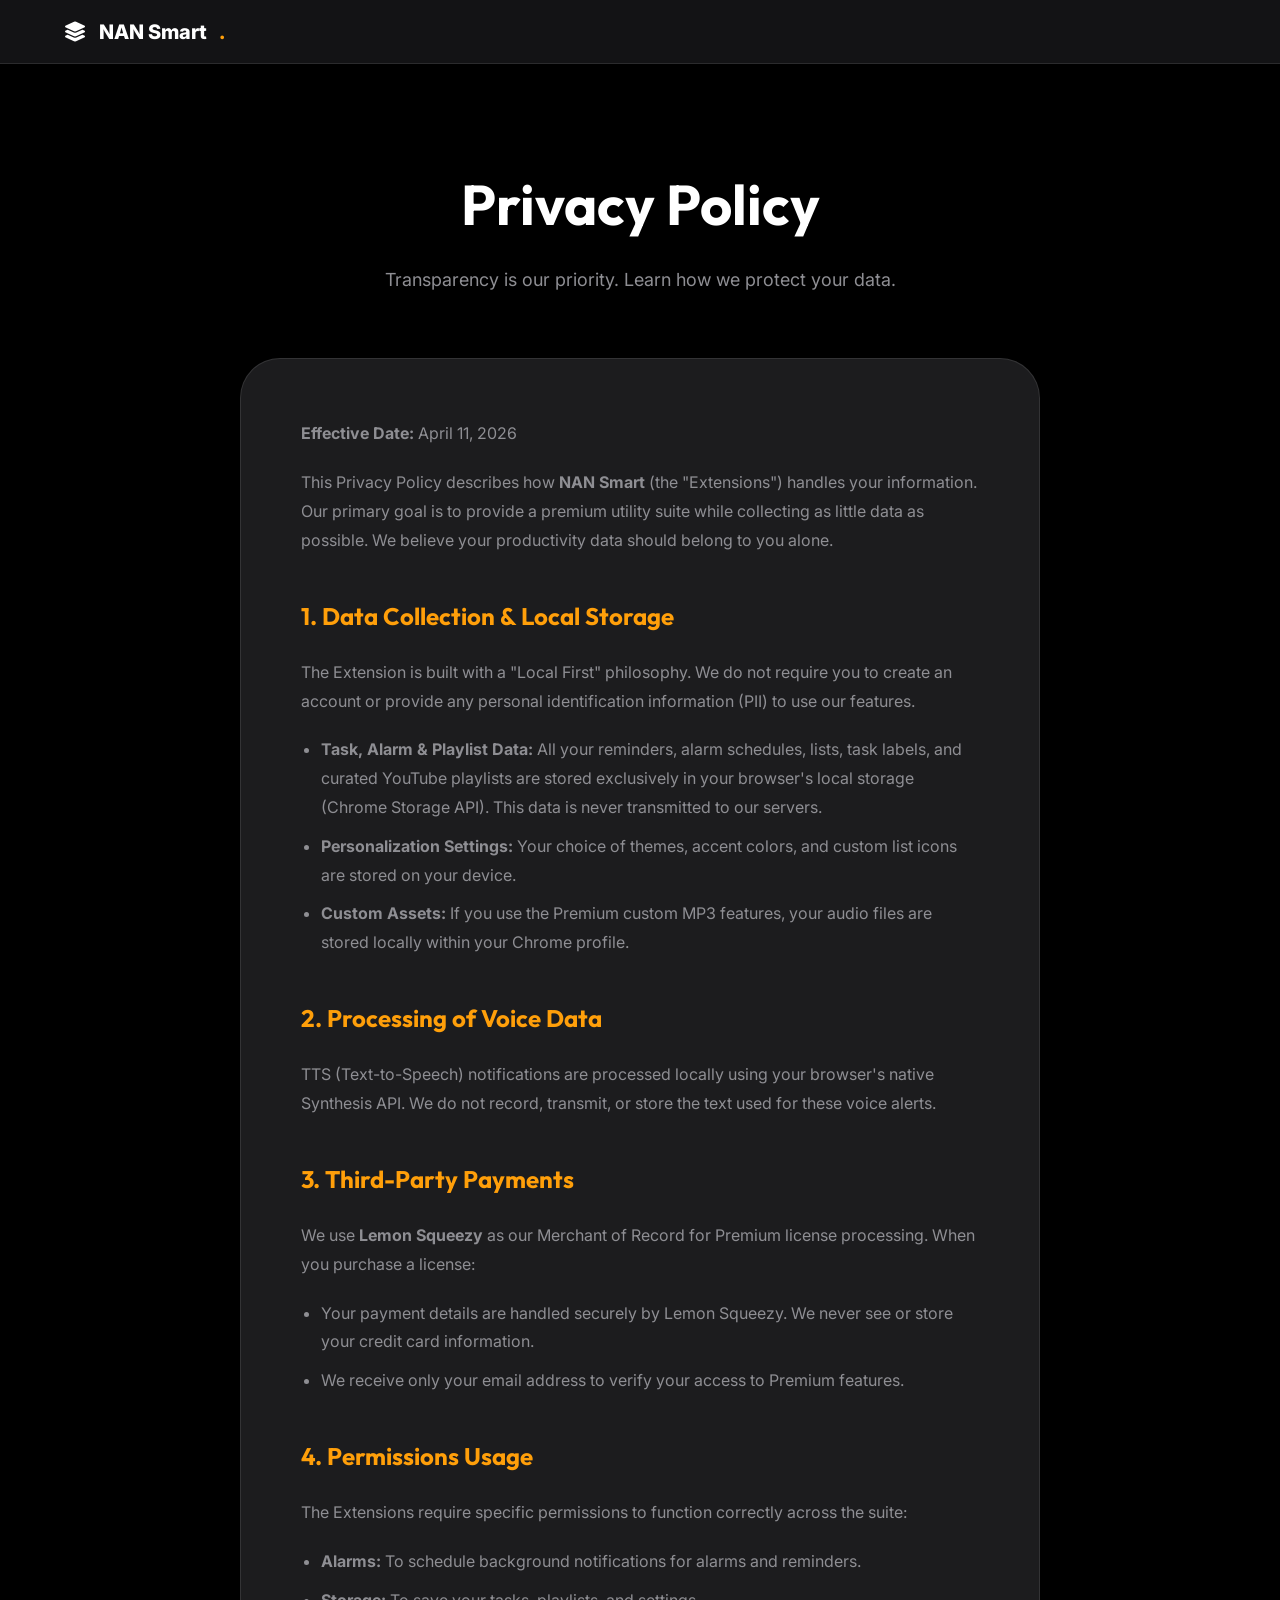
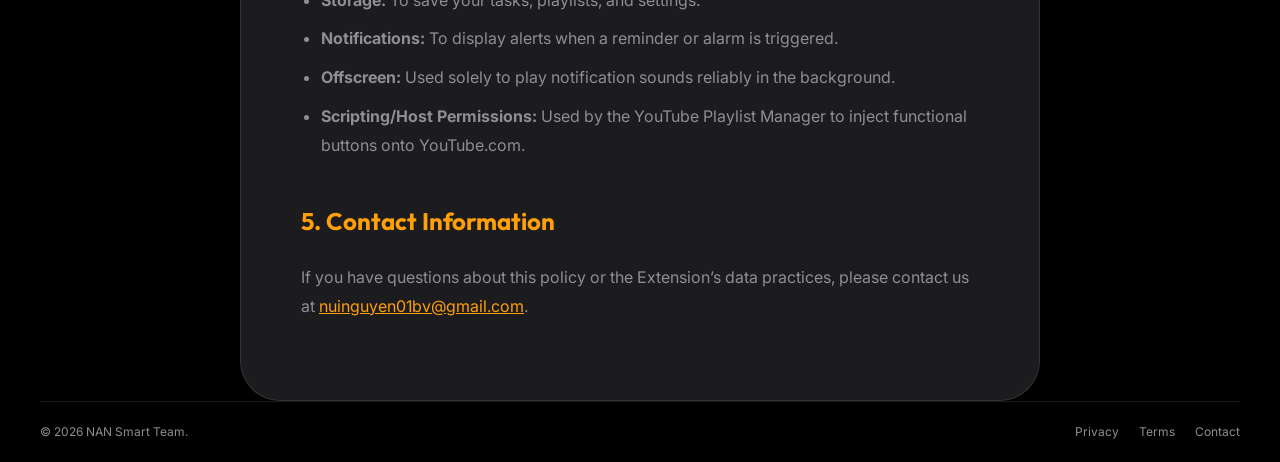
<file: privacy.html>
<!DOCTYPE html>
<html lang="en">
<head>
    <meta charset="UTF-8">
    <meta name="viewport" content="width=device-width, initial-scale=1.0">
    <title>Privacy Policy - NAN Smart</title>
    <link rel="icon" href="favicon.ico" sizes="any">
    <link rel="icon" type="image/png" sizes="48x48" href="images/favicon-48.png">
    <link rel="icon" type="image/png" sizes="192x192" href="images/icon-192.png">
    <link rel="apple-touch-icon" href="images/apple-touch-icon.png">
    <link rel="manifest" href="site.webmanifest">
    <meta name="description" content="How the NAN Smart Chrome extensions (Alarm Clock, Reminders, YouTube Playlist Manager, Multi Calendar) handle your data.">
    <link rel="canonical" href="https://nuinguyen.github.io/privacy">
    <link rel="stylesheet" href="index.css">
    <link rel="stylesheet" href="https://cdnjs.cloudflare.com/ajax/libs/font-awesome/6.4.0/css/all.min.css">
    <style>
        .legal-content {
            max-width: 800px;
            margin: 0 auto;
            background: var(--surface);
            padding: 60px;
            border-radius: 40px;
            border: 1px solid var(--border);
            line-height: 1.8;
        }
        .legal-content h2 {
            margin: 40px 0 20px;
            color: var(--primary);
        }
        .legal-content p {
            color: var(--text-sec);
            margin-bottom: 20px;
        }
        .legal-content ul {
            margin-bottom: 20px;
            padding-left: 20px;
            color: var(--text-sec);
        }
        .legal-content li {
            margin-bottom: 10px;
        }
    </style>
</head>
<body>

    <nav style="height: 64px;">
        <div class="container" style="height: 100%;">
            <a href="./" class="logo" style="font-size: 1.25rem;">
                <i class="fas fa-layer-group"></i>
                NAN Smart<span>.</span>
            </a>

        </div>
    </nav>

    <section class="container" style="padding-top: 160px;">
        <div class="section-title">
            <h1 style="font-size: 3.5rem; margin-bottom: 16px;">Privacy Policy</h1>
            <p>Transparency is our priority. Learn how we protect your data.</p>
        </div>

        <div class="legal-content">
            <p><strong>Effective Date:</strong> April 11, 2026</p>

            <p>This Privacy Policy describes how <strong>NAN Smart</strong> (the "Extensions") handles your information. Our primary goal is to provide a premium utility suite while collecting as little data as possible. We believe your productivity data should belong to you alone.</p>

            <h2>1. Data Collection & Local Storage</h2>
            <p>The Extension is built with a "Local First" philosophy. We do not require you to create an account or provide any personal identification information (PII) to use our features.</p>
            <ul>
                <li><strong>Task, Alarm & Playlist Data:</strong> All your reminders, alarm schedules, lists, task labels, and curated YouTube playlists are stored exclusively in your browser's local storage (Chrome Storage API). This data is never transmitted to our servers.</li>
                <li><strong>Personalization Settings:</strong> Your choice of themes, accent colors, and custom list icons are stored on your device.</li>
                <li><strong>Custom Assets:</strong> If you use the Premium custom MP3 features, your audio files are stored locally within your Chrome profile.</li>
            </ul>

            <h2>2. Processing of Voice Data</h2>
            <p>TTS (Text-to-Speech) notifications are processed locally using your browser's native Synthesis API. We do not record, transmit, or store the text used for these voice alerts.</p>

            <h2>3. Third-Party Payments</h2>
            <p>We use <strong>Lemon Squeezy</strong> as our Merchant of Record for Premium license processing. When you purchase a license:</p>
            <ul>
                <li>Your payment details are handled securely by Lemon Squeezy. We never see or store your credit card information.</li>
                <li>We receive only your email address to verify your access to Premium features.</li>
            </ul>

            <h2>4. Permissions Usage</h2>
            <p>The Extensions require specific permissions to function correctly across the suite:</p>
            <ul>
                <li><strong>Alarms:</strong> To schedule background notifications for alarms and reminders.</li>
                <li><strong>Storage:</strong> To save your tasks, playlists, and settings.</li>
                <li><strong>Notifications:</strong> To display alerts when a reminder or alarm is triggered.</li>
                <li><strong>Offscreen:</strong> Used solely to play notification sounds reliably in the background.</li>
                <li><strong>Scripting/Host Permissions:</strong> Used by the YouTube Playlist Manager to inject functional buttons onto YouTube.com.</li>
            </ul>

            <h2>5. Contact Information</h2>
            <p>If you have questions about this policy or the Extension’s data practices, please contact us at <a href="mailto:nuinguyen01bv@gmail.com" style="color: var(--primary);">nuinguyen01bv@gmail.com</a>.</p>
        </div>
    </section>

    <footer class="container" style="padding: 20px 0; border-top: 1px solid var(--border);">
        <div class="footer-bottom" style="font-size: 0.75rem;">
            <p>&copy; 2026 NAN Smart Team.</p>
            <div style="display: flex; gap: 20px;">
                <a href="privacy">Privacy</a>
                <a href="terms">Terms</a>
                <a href="mailto:nuinguyen01bv@gmail.com">Contact</a>
            </div>
        </div>
    </footer>

</body>
</html>
</file>
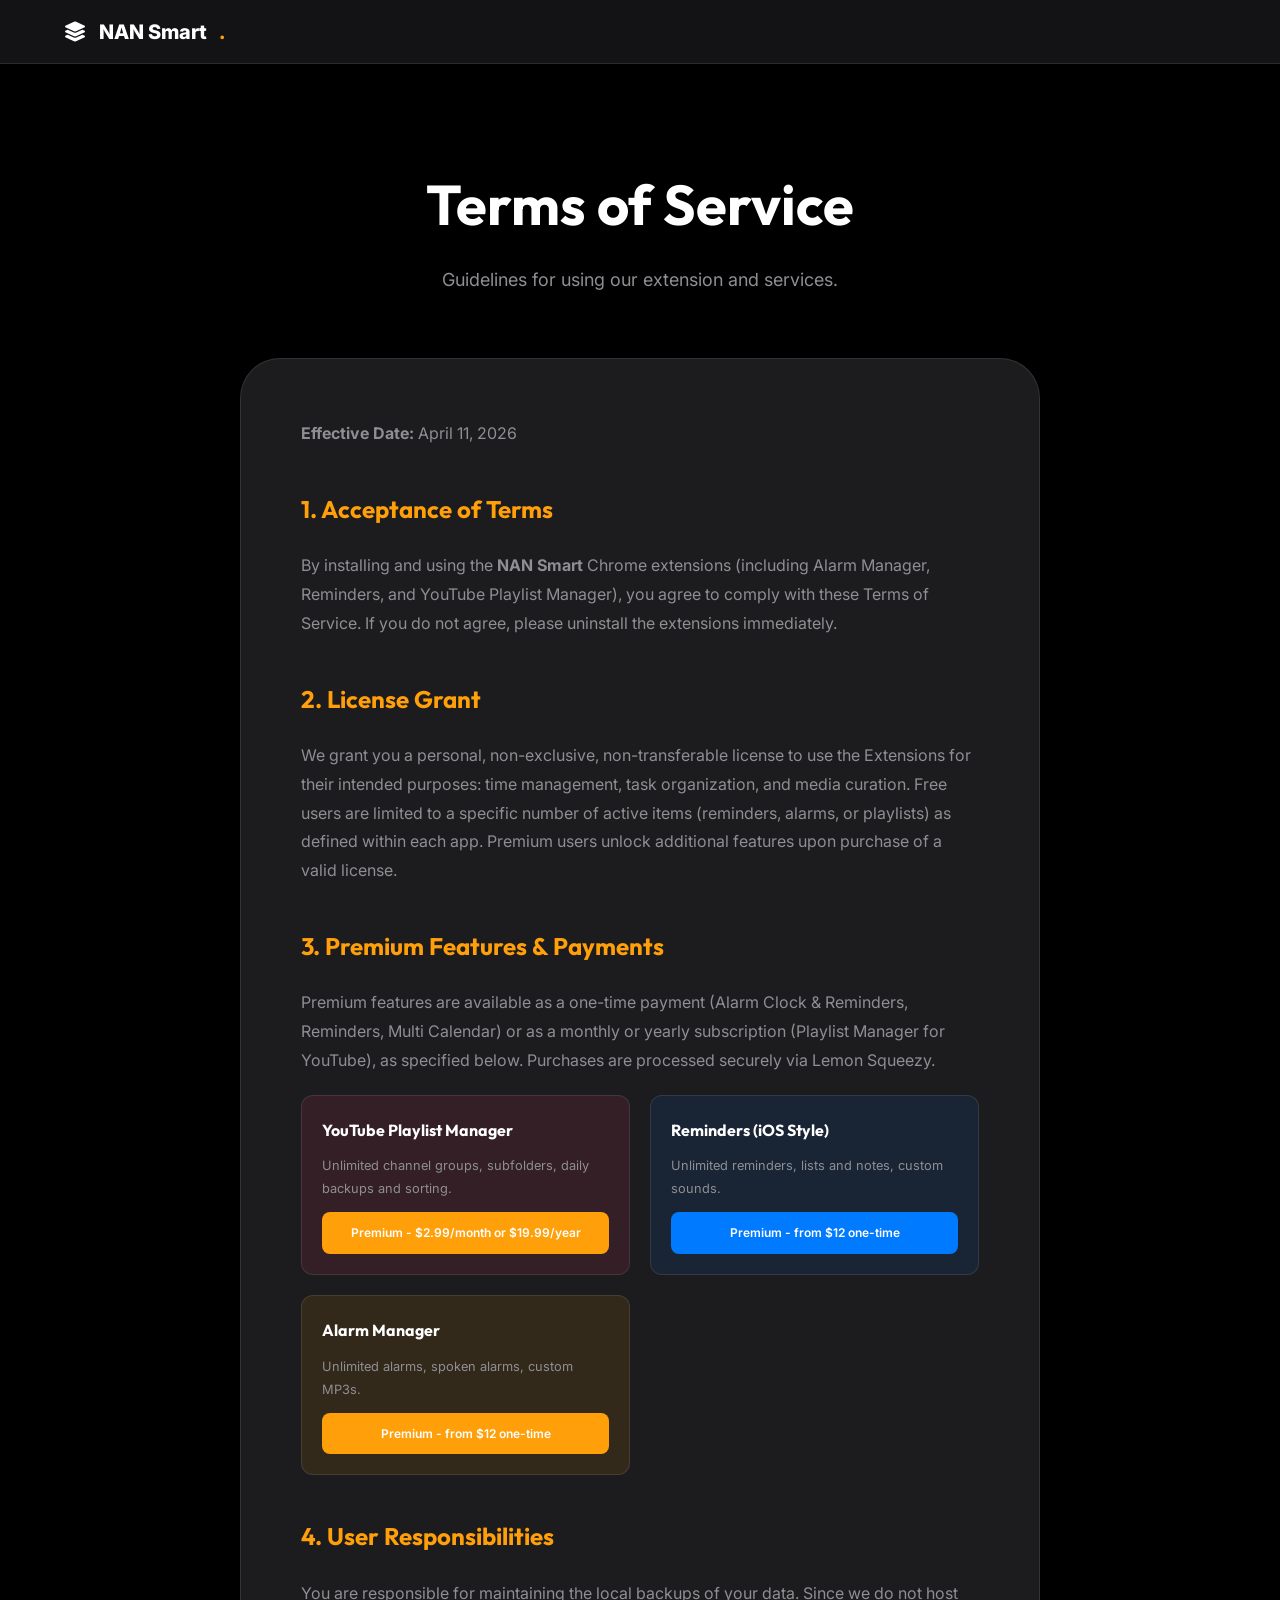
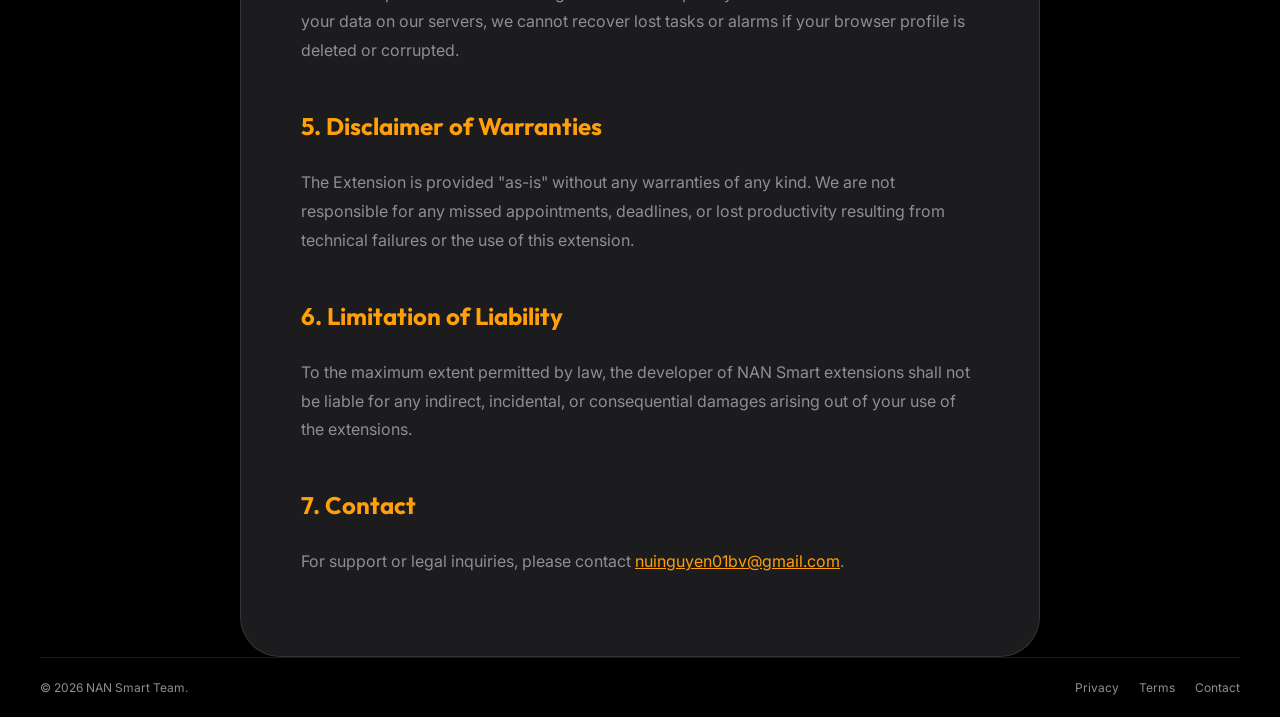
<file: terms.html>
<!DOCTYPE html>
<html lang="en">
<head>
    <meta charset="UTF-8">
    <meta name="viewport" content="width=device-width, initial-scale=1.0">
    <title>Terms of Service - NAN Smart</title>
    <link rel="icon" href="favicon.ico" sizes="any">
    <link rel="icon" type="image/png" sizes="48x48" href="images/favicon-48.png">
    <link rel="icon" type="image/png" sizes="192x192" href="images/icon-192.png">
    <link rel="apple-touch-icon" href="images/apple-touch-icon.png">
    <link rel="manifest" href="site.webmanifest">
    <meta name="description" content="Terms of service for the NAN Smart Chrome extensions: Alarm Clock, Reminders, YouTube Playlist Manager and Multi Calendar.">
    <link rel="canonical" href="https://nuinguyen.github.io/terms">
    <link rel="stylesheet" href="index.css">
    <link rel="stylesheet" href="https://cdnjs.cloudflare.com/ajax/libs/font-awesome/6.4.0/css/all.min.css">
    <style>
        .legal-content {
            max-width: 800px;
            margin: 0 auto;
            background: var(--surface);
            padding: 60px;
            border-radius: 40px;
            border: 1px solid var(--border);
            line-height: 1.8;
        }
        .legal-content h2 {
            margin: 40px 0 20px;
            color: var(--primary);
        }
        .legal-content p {
            color: var(--text-sec);
            margin-bottom: 20px;
        }
    </style>
</head>
<body>

    <nav style="height: 64px;">
        <div class="container" style="height: 100%;">
            <a href="./" class="logo" style="font-size: 1.25rem;">
                <i class="fas fa-layer-group"></i>
                NAN Smart<span>.</span>
            </a>

        </div>
    </nav>

    <section class="container" style="padding-top: 160px;">
        <div class="section-title">
            <h1 style="font-size: 3.5rem; margin-bottom: 16px;">Terms of Service</h1>
            <p>Guidelines for using our extension and services.</p>
        </div>

        <div class="legal-content">
            <p><strong>Effective Date:</strong> April 11, 2026</p>

            <h2>1. Acceptance of Terms</h2>
            <p>By installing and using the <strong>NAN Smart</strong> Chrome extensions (including Alarm Manager, Reminders, and YouTube Playlist Manager), you agree to comply with these Terms of Service. If you do not agree, please uninstall the extensions immediately.</p>

            <h2>2. License Grant</h2>
            <p>We grant you a personal, non-exclusive, non-transferable license to use the Extensions for their intended purposes: time management, task organization, and media curation. Free users are limited to a specific number of active items (reminders, alarms, or playlists) as defined within each app. Premium users unlock additional features upon purchase of a valid license.</p>

            <h2>3. Premium Features & Payments</h2>
            <p>Premium features are available as a one-time payment (Alarm Clock &amp; Reminders, Reminders, Multi Calendar) or as a monthly or yearly subscription (Playlist Manager for YouTube), as specified below. Purchases are processed securely via Lemon Squeezy.</p>
            
            <div style="display: grid; grid-template-columns: repeat(auto-fit, minmax(240px, 1fr)); gap: 20px; margin-bottom: 30px;">
                <!-- YouTube -->
                <div style="background: rgba(255, 65, 108, 0.1); border: 1px solid var(--border); padding: 20px; border-radius: 12px;">
                    <h3 style="color: white; margin-bottom: 10px; font-size: 1rem;">YouTube Playlist Manager</h3>
                    <p style="font-size: 0.8rem; color: var(--text-sec); margin-bottom: 12px;">Unlimited channel groups, subfolders, daily backups and sorting.</p>
                    <a href="https://anuis.lemonsqueezy.com/checkout/buy/e83f0a9f-219a-4f24-8fb5-4463b5c4a420" style="display: block; text-align: center; background: var(--primary); color: white; padding: 10px; border-radius: 8px; text-decoration: none; font-weight: 600; font-size: 0.75rem;">Premium - $2.99/month or $19.99/year</a>
                </div>
                <!-- Reminders -->
                <div style="background: rgba(0, 122, 255, 0.1); border: 1px solid var(--border); padding: 20px; border-radius: 12px;">
                    <h3 style="color: white; margin-bottom: 10px; font-size: 1rem;">Reminders (iOS Style)</h3>
                    <p style="font-size: 0.8rem; color: var(--text-sec); margin-bottom: 12px;">Unlimited reminders, lists and notes, custom sounds.</p>
                    <a href="https://anuis.lemonsqueezy.com/checkout/buy/fcebd98b-ff41-431b-a1ec-48aa2521f540" style="display: block; text-align: center; background: #007aff; color: white; padding: 10px; border-radius: 8px; text-decoration: none; font-weight: 600; font-size: 0.75rem;">Premium - from $12 one-time</a>
                </div>
                <!-- Alarm -->
                <div style="background: rgba(255, 159, 10, 0.1); border: 1px solid var(--border); padding: 20px; border-radius: 12px;">
                    <h3 style="color: white; margin-bottom: 10px; font-size: 1rem;">Alarm Manager</h3>
                    <p style="font-size: 0.8rem; color: var(--text-sec); margin-bottom: 12px;">Unlimited alarms, spoken alarms, custom MP3s.</p>
                    <a href="https://anuis.lemonsqueezy.com/checkout/buy/832ff7fd-00d7-45c9-a46d-68d097b9fe9b" style="display: block; text-align: center; background: #ff9f0a; color: white; padding: 10px; border-radius: 8px; text-decoration: none; font-weight: 600; font-size: 0.75rem;">Premium - from $12 one-time</a>
                </div>
            </div>

            <h2>4. User Responsibilities</h2>
            <p>You are responsible for maintaining the local backups of your data. Since we do not host your data on our servers, we cannot recover lost tasks or alarms if your browser profile is deleted or corrupted.</p>

            <h2>5. Disclaimer of Warranties</h2>
            <p>The Extension is provided "as-is" without any warranties of any kind. We are not responsible for any missed appointments, deadlines, or lost productivity resulting from technical failures or the use of this extension.</p>

            <h2>6. Limitation of Liability</h2>
            <p>To the maximum extent permitted by law, the developer of NAN Smart extensions shall not be liable for any indirect, incidental, or consequential damages arising out of your use of the extensions.</p>

            <h2>7. Contact</h2>
            <p>For support or legal inquiries, please contact <a href="mailto:nuinguyen01bv@gmail.com" style="color: var(--primary);">nuinguyen01bv@gmail.com</a>.</p>
        </div>
    </section>

    <footer class="container" style="padding: 20px 0; border-top: 1px solid var(--border);">
        <div class="footer-bottom" style="font-size: 0.75rem;">
            <p>&copy; 2026 NAN Smart Team.</p>
            <div style="display: flex; gap: 20px;">
                <a href="privacy">Privacy</a>
                <a href="terms">Terms</a>
                <a href="mailto:nuinguyen01bv@gmail.com">Contact</a>
            </div>
        </div>
    </footer>

</body>
</html>
</file>
<file: index.css>
@import url('https://fonts.googleapis.com/css2?family=Inter:wght@300;400;500;600;700;800&family=Outfit:wght@400;500;600;700&display=swap');

:root {
    --primary: #ff9f0a;
    --primary-rgb: 255, 159, 10;
    --bg: #000000;
    --surface: #1c1c1e;
    --text: #ffffff;
    --text-sec: #8e8e93;
    --border: rgba(255, 255, 255, 0.1);
    --glass: rgba(28, 28, 30, 0.7);
    --accent-blue: #007aff;
    --accent-red: #ff3b30;
    --transition: all 0.3s cubic-bezier(0.4, 0, 0.2, 1);
}

* {
    margin: 0;
    padding: 0;
    box-sizing: border-box;
}

html {
    scroll-behavior: smooth;
}

body {
    font-family: 'Inter', -apple-system, sans-serif;
    background-color: var(--bg);
    color: var(--text);
    line-height: 1.6;
    overflow-x: hidden;
    -webkit-font-smoothing: antialiased;
}

h1, h2, h3, h4 {
    font-family: 'Outfit', sans-serif;
    font-weight: 700;
}

/* --- Layout --- */
.container {
    max-width: 1200px;
    margin: 0 auto;
    padding: 0 24px;
}

section {
    padding: 100px 0;
}

/* --- Navigation --- */
nav {
    position: fixed;
    top: 0;
    left: 0;
    width: 100%;
    z-index: 1000;
    background: var(--glass);
    backdrop-filter: blur(20px);
    border-bottom: 1px solid var(--border);
    height: 80px;
}

nav .container {
    height: 100%;
    display: flex;
    justify-content: space-between;
    align-items: center;
}

.logo {
    display: flex;
    align-items: center;
    gap: 12px;
    font-size: 1.5rem;
    font-weight: 800;
    color: var(--text);
    text-decoration: none;
}

.logo span {
    color: var(--primary);
}

.nav-links {
    display: flex;
    gap: 32px;
    list-style: none;
}

.nav-links a {
    color: var(--text-sec);
    text-decoration: none;
    font-weight: 500;
    transition: var(--transition);
}

.nav-links a:hover {
    color: var(--text);
}

.btn-nav {
    background: var(--primary);
    color: white;
    padding: 10px 24px;
    border-radius: 99px;
    font-weight: 600;
    text-decoration: none;
    transition: var(--transition);
    box-shadow: 0 4px 20px rgba(var(--primary-rgb), 0.3);
}

.btn-nav:hover {
    transform: translateY(-2px);
    box-shadow: 0 8px 30px rgba(var(--primary-rgb), 0.5);
}

/* --- Hero --- */
.hero {
    min-height: 100vh;
    display: flex;
    align-items: center;
    position: relative;
    padding: 160px 0 100px;
    overflow: hidden;
    background: radial-gradient(circle at 0% 0%, rgba(var(--primary-rgb), 0.05) 0%, transparent 50%);
}

.hero .container {
    display: grid;
    grid-template-columns: 1.1fr 0.9fr;
    align-items: center;
    gap: 48px;
    width: 100%;
}

.hero-content {
    z-index: 2;
}

.badge {
    display: inline-flex;
    align-items: center;
    gap: 8px;
    background: rgba(var(--primary-rgb), 0.1);
    color: var(--primary);
    padding: 8px 16px;
    border-radius: 99px;
    font-size: 0.875rem;
    font-weight: 600;
    margin-bottom: 24px;
    border: 1px solid rgba(var(--primary-rgb), 0.2);
}

.hero h1 {
    font-size: 4.5rem;
    line-height: 1.1;
    margin-bottom: 24px;
    background: linear-gradient(135deg, #fff 0%, #a1a1a1 100%);
    -webkit-background-clip: text;
    -webkit-text-fill-color: transparent;
}

.hero p {
    font-size: 1.25rem;
    color: var(--text-sec);
    margin-bottom: 40px;
    max-width: 540px;
}

.hero-btns {
    display: flex;
    gap: 16px;
}

.btn-primary {
    background: var(--primary);
    color: white;
    padding: 16px 40px;
    border-radius: 12px;
    font-size: 1.125rem;
    font-weight: 700;
    text-decoration: none;
    transition: var(--transition);
    display: inline-flex;
    align-items: center;
    gap: 12px;
}

.btn-primary:hover {
    transform: scale(1.05);
    box-shadow: 0 0 40px rgba(var(--primary-rgb), 0.4);
}

.btn-secondary {
    background: rgba(255, 255, 255, 0.05);
    color: white;
    padding: 16px 40px;
    border-radius: 12px;
    font-size: 1.125rem;
    font-weight: 700;
    text-decoration: none;
    transition: var(--transition);
    border: 1px solid var(--border);
}

.btn-secondary:hover {
    background: rgba(255, 255, 255, 0.1);
}

.hero-image {
    position: relative;
    display: flex;
    justify-content: center;
    align-items: center;
    z-index: 1;
}

.hero-image img {
    width: 100%;
    max-width: 600px;
    border-radius: 32px;
    box-shadow: 0 50px 100px -20px rgba(0, 0, 0, 0.7), 0 0 40px rgba(var(--primary-rgb), 0.1);
    border: 1px solid var(--border);
    transition: var(--transition);
}

.hero-image:hover img {
    transform: translateY(-10px);
    box-shadow: 0 60px 120px -20px rgba(0, 0, 0, 0.8), 0 0 60px rgba(var(--primary-rgb), 0.2);
}

.hero-bg-glow {
    position: absolute;
    width: 800px;
    height: 800px;
    background: radial-gradient(circle, rgba(var(--primary-rgb), 0.15) 0%, transparent 70%);
    top: -200px;
    right: -200px;
    z-index: 0;
    pointer-events: none;
}

/* --- Features --- */
.section-title {
    text-align: center;
    margin-bottom: 64px;
}

.section-title h2 {
    font-size: 3rem;
    margin-bottom: 16px;
}

.section-title p {
    color: var(--text-sec);
    font-size: 1.125rem;
    max-width: 600px;
    margin: 0 auto;
}

.features-grid {
    display: grid;
    grid-template-columns: repeat(auto-fit, minmax(300px, 1fr));
    gap: 32px;
}

.feature-card {
    background: var(--surface);
    padding: 40px;
    border-radius: 24px;
    border: 1px solid var(--border);
    transition: var(--transition);
}

.feature-card:hover {
    transform: translateY(-10px);
    border-color: rgba(var(--primary-rgb), 0.3);
    box-shadow: 0 20px 40px rgba(0, 0, 0, 0.4);
}

.feature-icon {
    width: 56px;
    height: 56px;
    background: rgba(255, 255, 255, 0.05);
    border-radius: 16px;
    display: flex;
    align-items: center;
    justify-content: center;
    font-size: 1.5rem;
    margin-bottom: 24px;
    color: var(--primary);
}

.feature-card h3 {
    font-size: 1.5rem;
    margin-bottom: 16px;
}

.feature-card p {
    color: var(--text-sec);
}

.premium {
    background: linear-gradient(145deg, #0a0a0b 0%, #1c1c1e 100%);
    border-radius: 48px;
    border: 1px solid var(--border);
    position: relative;
    overflow: hidden;
    margin: 0 auto;
}

.premium::before {
    content: '';
    position: absolute;
    top: -50%;
    left: -50%;
    width: 200%;
    height: 200%;
    background: radial-gradient(circle at center, rgba(var(--primary-rgb), 0.05) 0%, transparent 50%);
    pointer-events: none;
}

.premium-content {
    display: flex;
    align-items: center;
    gap: 64px;
    padding: 80px;
}

.premium-text {
    flex: 1;
}

.premium-text h2 {
    font-size: 3.5rem;
    margin-bottom: 24px;
}

.premium-list {
    list-style: none;
    margin-bottom: 40px;
}

.premium-list li {
    display: flex;
    align-items: center;
    gap: 16px;
    font-size: 1.125rem;
    margin-bottom: 16px;
    color: var(--text-sec);
}

.premium-list li i {
    color: var(--primary);
}

.premium-image {
    flex: 1;
    display: grid;
    grid-template-columns: 1fr 1fr;
    gap: 20px;
}

.premium-gallery-item {
    background: rgba(255, 255, 255, 0.03);
    aspect-ratio: 1;
    border-radius: 28px;
    border: 1px solid var(--border);
    display: flex;
    flex-direction: column;
    align-items: center;
    justify-content: center;
    padding: 24px;
    text-align: center;
    font-size: 0.875rem;
    font-weight: 500;
    transition: var(--transition);
}

.premium-gallery-item:hover {
    background: rgba(var(--primary-rgb), 0.1);
    border-color: rgba(var(--primary-rgb), 0.3);
    transform: scale(1.05);
}

.premium-gallery-item i {
    font-size: 2.25rem;
    color: var(--primary);
    margin-bottom: 16px;
    text-shadow: 0 0 20px rgba(var(--primary-rgb), 0.5);
}

/* --- Footer --- */
footer {
    padding: 80px 0 40px;
    border-top: 1px solid var(--border);
}

.footer-content {
    display: flex;
    justify-content: space-between;
    margin-bottom: 60px;
}

.footer-info p {
    color: var(--text-sec);
    max-width: 300px;
    margin-top: 16px;
}

.footer-links {
    display: flex;
    gap: 100px;
}

.footer-col h4 {
    margin-bottom: 24px;
    font-size: 1.125rem;
}

.footer-col ul {
    list-style: none;
}

.footer-col ul li {
    margin-bottom: 12px;
}

.footer-col ul a {
    color: var(--text-sec);
    text-decoration: none;
    transition: var(--transition);
}

.footer-col ul a:hover {
    color: var(--text);
}

.footer-bottom {
    display: flex;
    justify-content: space-between;
    align-items: center;
    color: var(--text-sec);
    font-size: 0.875rem;
}

.footer-bottom a {
    color: var(--text-sec);
    text-decoration: none;
    transition: var(--transition);
}

.footer-bottom a:hover {
    color: white;
}

/* --- Animations --- */
@keyframes fadeInUp {
    from {
        opacity: 0;
        transform: translateY(30px);
    }
    to {
        opacity: 1;
        transform: translateY(0);
    }
}

.hero-content {
    animation: fadeInUp 1s ease forwards;
}

.hero-image {
    animation: fadeInUp 1s ease 0.2s forwards;
    opacity: 0;
}

/* --- Responsive --- */
    .hero .container {
        grid-template-columns: 1fr;
        text-align: center;
        gap: 60px;
    }
    .hero-content {
        display: flex;
        flex-direction: column;
        align-items: center;
    }
    .hero h1 {
        font-size: 3.5rem;
    }
    .hero p {
        margin-left: auto;
        margin-right: auto;
    }
    .hero-image {
        order: 2;
    }
    .hero-image img {
        max-width: 100%;
    }
    .premium-content {
        flex-direction: column;
        padding: 60px 40px;
        text-align: center;
    }
    .premium-list li {
        justify-content: center;
    }

@media (max-width: 768px) {
    .nav-links {
        display: none;
    }
    .hero h1 {
        font-size: 2.75rem;
    }
    .footer-content {
        flex-direction: column;
        gap: 48px;
    }
    .footer-links {
        gap: 40px;
        flex-wrap: wrap;
    }
}

/* --- Portal Styles --- */
.portal-grid {
    display: grid;
    grid-template-columns: repeat(4, minmax(0, 1fr));
    gap: 24px;
    max-width: 1400px;
    margin: 40px auto;
}

.portal-card {
    background: linear-gradient(145deg, rgba(255, 255, 255, 0.05) 0%, rgba(255, 255, 255, 0.02) 100%);
    border-radius: 32px;
    padding: 40px 30px;
    border: 1px solid var(--border);
    text-decoration: none;
    transition: var(--transition);
    display: flex;
    flex-direction: column;
    justify-content: space-between;
    align-items: center;
    text-align: center;
    position: relative;
    overflow: hidden;
    backdrop-filter: blur(10px);
    height: 100%;
}

.portal-card::before {
    content: '';
    position: absolute;
    inset: 0;
    background: radial-gradient(circle at center, rgba(var(--primary-rgb), 0.15) 0%, transparent 70%);
    opacity: 0;
    transition: var(--transition);
}

.portal-card:hover {
    transform: translateY(-8px) scale(1.01);
    border-color: rgba(var(--primary-rgb), 0.5);
    box-shadow: 0 20px 60px rgba(0, 0, 0, 0.6);
}

.portal-card:hover::before {
    opacity: 1;
}

.portal-icon {
    width: 70px;
    height: 70px;
    background: rgba(var(--primary-rgb), 0.1);
    border-radius: 20px;
    display: flex;
    align-items: center;
    justify-content: center;
    font-size: 2rem;
    color: var(--primary);
    margin-bottom: 24px;
    z-index: 1;
    transition: var(--transition);
}

.portal-card:hover .portal-icon {
    transform: rotate(10deg);
    background: var(--primary);
    color: white;
}

.portal-card h2 {
    font-size: 1.75rem;
    margin-bottom: 12px;
    z-index: 1;
    color: white;
}

.portal-card p {
    color: var(--text-sec);
    margin-bottom: 24px;
    z-index: 1;
    max-width: 280px;
    font-size: 0.9375rem;
    line-height: 1.5;
}

.btn-portal {
    background: rgba(255, 255, 255, 0.05);
    color: white;
    padding: 12px 32px;
    border-radius: 12px;
    font-weight: 700;
    font-size: 0.875rem;
    border: 1px solid var(--border);
    z-index: 1;
    transition: var(--transition);
    display: inline-flex;
    justify-content: center;
    width: 220px;
    text-align: center;
}

.portal-card:hover .btn-portal {
    background: white;
    color: black;
    border-color: white;
}

/* --- Floating Background Elements --- */
.bg-blobs {
    position: fixed;
    top: 0;
    left: 0;
    width: 100%;
    height: 100%;
    z-index: -1;
    pointer-events: none;
    overflow: hidden;
}

.blob {
    position: absolute;
    border-radius: 50%;
    filter: blur(120px);
    opacity: 0.2;
    animation: blob-float 20s infinite alternate;
}

.blob-1 {
    width: 600px;
    height: 600px;
    background: var(--primary);
    top: -200px;
    right: -200px;
}

.blob-2 {
    width: 500px;
    height: 500px;
    background: var(--accent-blue);
    bottom: -150px;
    left: -150px;
    animation-delay: -5s;
}

@keyframes blob-float {
    from { transform: translate(0, 0) scale(1); }
    to { transform: translate(50px, 50px) scale(1.1); }
}

@media (max-width: 640px) {
    .portal-grid {
        grid-template-columns: 1fr;
    }
    .portal-card {
        padding: 60px 24px;
    }
    .portal-card h2 {
        font-size: 2rem;
    }
}
</file>
